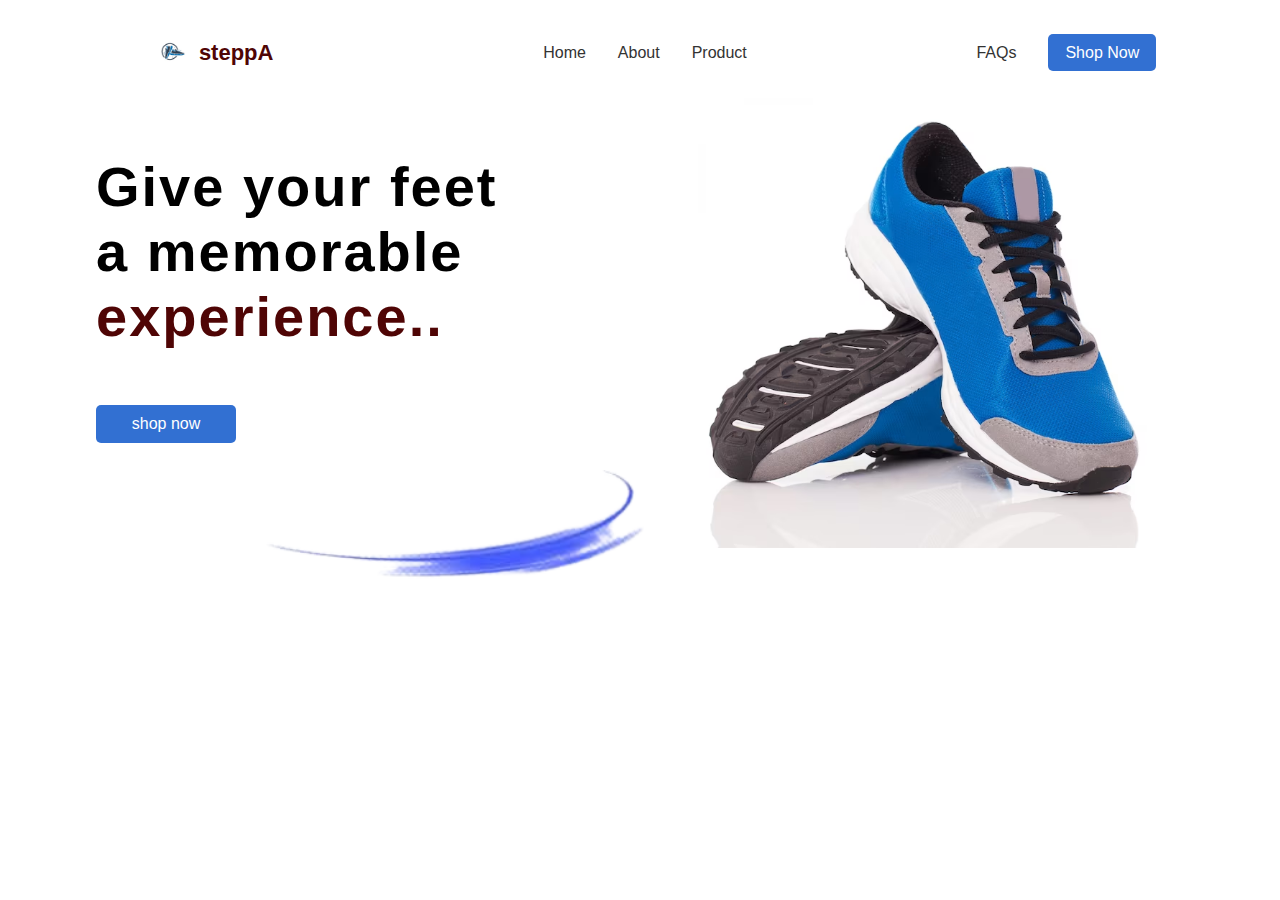
<file: index.html>
<!DOCTYPE html>
<html lang="en">
<head>
    <meta charset="UTF-8">
    <meta name="viewport" content="width=device-width, initial-scale=1.0">
    <link rel="stylesheet" href="style.css">
    <title>My webpage</title>
</head>
<body>
    <style>
        body{
            

        }

    </style>
    <div class="general">
        <div class="contents ">
            <div class="Navarea">
                <div class="container d-flex row justify-space">
                    <div class="logosection d-flex row justify-center flex-1 ">
                        <div class="logo">
                            <img src="./images/logs.png" alt="" srcset="">
                        </div>
                        <div class="logoname">
                            steppA
                        </div>

                    </div>
                    <div class="navigation flex-1">
                        <ul class="d-flex row justify-center">
                            <li><a href="#">Home</a></li>
                            <li><a href="#">About</a></li>
                            <li><a href="./shop.html">Product</a></li>
                        </ul>

                    </div>
                    <div class="others flex-1">
                        <ul class="d-flex row justify-center">
                            <li><a href="#">FAQs</a></li>
                            <li id="btnn"><a href="./shop.html">Shop Now</a></li>
                        </ul>

                    </div>

                </div>

            </div>
            <div class="Maincontent">
                <div class="conts d-flex row flex-wrap justify-venter">
                    
                    <div class="bgtext flex-2">
                        <div class="main">
                           <h3> Give your feet<br/> a memorable <br/><span style="color:#4f0505;">experience..</span></h3>
                        </div>
                        <div class="shopbtn">
                           <a href="./shop.html">shop now</a> 
                        </div>
                    </div>
                    <div class="bgimg flex-2">
                        <div class="img">
                            <img src="./images//bg-shoe.png" alt="" srcset="">
                        </div>
                    </div> 
                     
                </div>
                <div class="bbg">
                    <img src="./images//bluearc2.png" alt="" srcset="">
                </div> 

            </div>
            <div class="footer">

            </div>
        </div>
    </div>

    
    
</body>
</html>
</file>
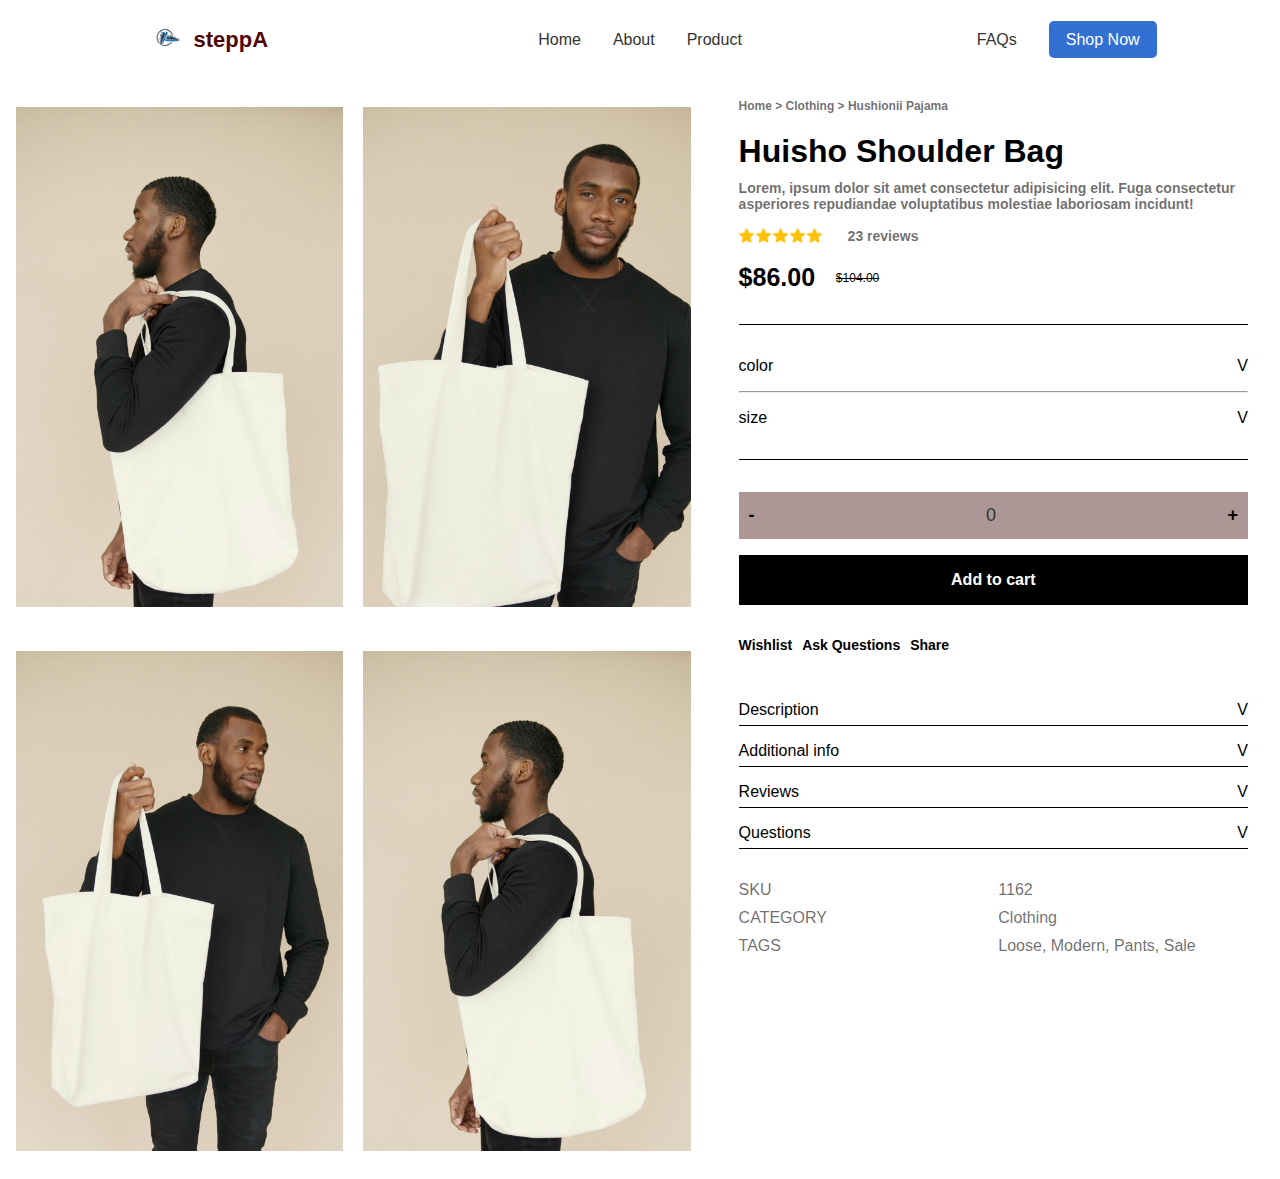
<file: shop.html>
<!DOCTYPE html>
<html lang="en">
<head>
    <meta charset="UTF-8">
    <meta name="viewport" content="width=device-width, initial-scale=1.0">
    <title>My products.com</title>
    <link rel="stylesheet" href="shop.css">
</head>
<body>
    <div class="general">
        <div class="contents">
            <div class="Navarea d-flex row justify-space">
                <div class="logosection d-flex row justify-center flex-1 ">
                    <div class="logo">
                        <img src="./images/logs.png" alt="" srcset="">
                    </div>
                    <div class="logoname">
                        steppA
                    </div>

                </div>
                <div class="navigation flex-1">
                    <ul class="d-flex row justify-center">
                        <li><a href="./index.html">Home</a></li>
                        <li><a href="#">About</a></li>
                        <li><a href="#">Product</a></li>
                    </ul>

                </div>
                <div class="others flex-1">
                    <ul class="d-flex row justify-center">
                        <li><a href="#">FAQs</a></li>
                        <li id="btnn"><a href="#">Shop Now</a></li>
                    </ul>

                </div>

            </div>
            <div id="product-main">
                <div id="product-main-left">
                    <div class="image-container">
                        <div class="img">
                            <img src="./images/image1.jpg" width="100%">
                        </div>
                    </div>
                    <div class="image-container">
                        <div class="img">
                            <img src="./images/image2.jpg" width="100%" alt="">
                        </div>
                        
                    </div>
                    <div class="image-container">
                        <div class="img">
                            <img src="./images/image3.jpg" width="100%" alt="">
                        </div>
                        
                    </div>
                    <div class="image-container">
                        <div class="img">
                            <img src="./images/image1.jpg" width="100%" alt="">
                        </div>
                        
                    </div>

                </div>
                <div id="product-main-right">
                    <div class="wrapper">
                        <div class="first" >
                            <h5>
                                home > clothing > hushionii pajama
                            </h5>

                        </div>
                        <div class="second">
                            <h1>
                                huisho shoulder bag
                            </h1>
                        </div>
                        <div class="third">
                            <h4>
                                Lorem, ipsum dolor sit amet consectetur adipisicing elit. Fuga consectetur asperiores   repudiandae voluptatibus molestiae laboriosam
                                incidunt! 
                            </h4>
                        </div>
                        <div class="fourth d-flex row ">
                            <div class="stars ">
                                <div class="imgstar">
                                    <img src="./images//star.png" alt="">
                                </div>
                                <div class="imgstar">
                                    <img src="./images//star.png" alt="">
                                </div>
                                <div class="imgstar">
                                    <img src="./images//star.png" alt="">
                                </div>
                                <div class="imgstar">
                                    <img src="./images//star.png" alt="">
                                </div>
                                <div class="imgstar">
                                    <img src="./images//star.png" alt="">
                                </div>
                                
                            </div>
                            <div class="txt">
                                <h4>
                                    23 reviews
                                </h4>
                            </div>
                        </div>
                        <div class="fifth">
                            <h2>
                                $86.00 
                            </h2>
                            <span>$104.00</span>
                        </div>
                        <div class="sixth">
                            <div class="row d-flex justify-space">
                                <div class="textt">
                                    color
                                </div>
                                <div class="accord">
                                    V
                                
                                </div>
                                
                            </div>
                            <hr>
                            <div class="row d-flex justify-space">
                                <div class="textt">
                                    size
                                </div>
                                <div class="accord">
                                    V
                                
                                </div>
                                
                            </div>
                            
                        </div>
                        <div class="qty-cont d-flex justify-space">
                            <button id="qty">-</button>
                            <div id="qty-value">
                                0
                            </div>
                            <button id="qty">+</button>
                        </div>
                        <div class="qty-box ">
                             <h4>Add to cart</h4>
                            
                        </div>
                        <div class="wish d-flex row ">
                            <p>Wishlist</p>
                            <p>Ask questions</p>
                            <P>Share</P>
                        </div>
                        <div class="bigform">
                            <div class="bord">
                                <div class="row2 d-flex justify-space">
                                    <div class="textt">
                                        Description
                                    </div>
                                    <div class="accord">
                                        V
                                    
                                    </div>
                                    
                                </div>
                                
                                <div class="row2 d-flex justify-space">
                                    <div class="textt">
                                        Additional info
                                    </div>
                                    <div class="accord">
                                        V
                                    
                                    </div>
                                    
                                </div>
                                <div class="row2 d-flex justify-space">
                                    <div class="textt">
                                        Reviews
                                    </div>
                                    <div class="accord">
                                        V
                                    
                                    </div>
                                    
                                </div>
                                <div class="row2 d-flex justify-space">
                                    <div class="textt">
                                        Questions
                                    </div>
                                    <div class="accord">
                                        V
                                    
                                    </div>
                                    
                                </div>
                                
                            </div>
                           

                        </div>
                        <div class="additional-info">
                            <p>SKU</p>
                            <p>1162</p>
                            <p>CATEGORY</p>
                            <p>Clothing</p>
                            <p>TAGS</p>
                            <p>Loose, Modern, Pants, Sale</p>
                        </div>
                    </div>

                </div>
            </div>

                
            </div>
        </div>
    </div>
    
</body>
</html>
</file>
<file: style.css>
.general{
    width: 100%;
    background-color: white;
    padding: 0;
    overflow-x: hidden;
    box-sizing: border-box;
    margin: 0;
    font-family: 'Trebuchet MS', 'Lucida Sans Unicode', 'Lucida Grande', 'Lucida Sans', Arial, sans-serif;
}
.contents{
    width: 100%;
    overflow: hidden;
    padding:  0;
    margin: 0;
    box-sizing: border-box;
}
.Navarea{
    width: 100%;
    margin: 0;
    padding: 20px 0;
    overflow: hidden;
    box-sizing: border-box;
}
.container{
    width: 100%;
    box-sizing: border-box;
    padding:0 
}
.logosection{
    overflow: hidden ;
}
.logo{
    box-sizing: border-box;
    overflow: hidden;
}
.logo img{
    width: 35px;
    height: 35px;
}
.logoname{
    font-size: 22px;
    font-weight: 700;
    color: #4f0505;
    padding: 0 10px;
}
.Navarea ul{
    list-style-type: none;
    width: 100%;
    padding: 0 5px;
}
.Navarea ul li{
    padding: 0 1rem;
}
.Navarea ul li a{
    text-decoration: none;
    font-size: 16px;
    color: #333;
}

#btnn a{
    background-color:  #3270d2;
    padding: 10px 17px;
    border-radius: 5px;
    color: #fff;
}

.Maincontents{
    width: 100%;
    box-sizing: border-box;
    overflow: hidden;
    position: relative;
    padding: 1rem 2rem;
}
.conts{
    width:100% ; 
    box-sizing: border-box;
    margin: auto;
    padding:0 5px;
    padding-left: 3.5rem;
}
.bgtext{
    box-sizing: border-box;
    overflow: hidden;
    padding: 0 2rem;
}
.main{
  justify-content: flex-start;
  align-items: flex-start;
}
.main h3{
    font-size: 3.5rem;
    font-weight: 600;
    letter-spacing: 2px;
}
.bgimg{
    overflow: hidden;
    box-sizing: border-box;
}
.img img{
    width: 450px;
    height: 450px;
}
.shopbtn{
    padding: 10px 20px ;
    text-align: center;
    color: white;
    background-color: #3270d2;
    width: 100px;
    border-radius: 5px;

}
.shopbtn a{
    color: #fff;
    text-decoration: none;
}
.bbg{
    position: absolute;
    z-index: 20;
    top: 430px;
    left: 240px;
}
.bbg img{
    width: 420px;
}













.flex-1{
    flex: 1;
}
.flex-2{
    flex: 2;
}


.d-flex{
    display: flex;
    width: 100%;

}
.row{
    flex-direction: row;
    flex-wrap: nowrap;
}
.flex-wrap{
    flex-wrap: wrap;
}
.col{
    flex-direction: column;
}
.justify-center{
    justify-content: center;
    align-items: center;
}
.justify-space{
    justify-content: space-between;
    align-items: center;
}
</file>
<file: shop.css>
*{
    padding: 0;
    margin: 0;
    box-sizing: border-box;
}

.general{
    width: 100%;
    background-color: white;
    padding: 0;
    overflow-x: hidden;
    box-sizing: border-box;
    margin: 0;
    font-family: 'Trebuchet MS', 'Lucida Sans Unicode', 'Lucida Grande', 'Lucida Sans', Arial, sans-serif;
}
.contents{
    width: 100%;
    overflow: hidden;
    padding:  0;
    margin: 0;
    box-sizing: border-box;
}
.Navarea{
    width: 100%;
    margin: 0;
    padding: 20px 0;
    overflow: hidden;
    box-sizing: border-box;
}
.container{
    width: 100%;
    box-sizing: border-box;
    padding:0 
}
.logosection{
    overflow: hidden ;
}
.logo{
    box-sizing: border-box;
    overflow: hidden;
}
.logo img{
    width: 35px;
    height: 35px;
}
.logoname{
    font-size: 22px;
    font-weight: 700;
    color: #4f0505;
    padding: 0 10px;
}
.Navarea ul{
    list-style-type: none;
    width: 100%;
    padding: 0 5px;
}
.Navarea ul li{
    padding: 0 1rem;
}
.Navarea ul li a{
    text-decoration: none;
    font-size: 16px;
    color: #333;
}

#btnn a{
    background-color:  #3270d2;
    padding: 10px 17px;
    border-radius: 5px;
    color: #fff;
}

#product-main{
    width: 100%;
    display: flex;
}
#product-main-left{
    flex: 2;
    display: grid;
    grid-template-columns: 1fr 1fr;
    justify-content: center;
    padding: 1rem ;
    gap: 20px;
    height: 100%;

}
#product-main-right{
    flex: 1.7;
    height: 100%;
}
.image-container{
    height: 500px;
    background-color: aqua;
    margin: 12px 0;

}
.img{
    box-sizing: border-box;
    height: 500px;
}
.img img{
    height: 100%;
    object-fit: cover;
    object-position: top;

}


.wrapper{
    padding: 10px 2rem;
}
.first{
    padding: 10px 0;
}
.first h5{
    text-transform: capitalize;
    font-size: 12px;
    color: #00000094;
}
.second{
    text-transform: capitalize;
    padding: 10px 0;
}
.third h4{
  font-size: 14px;
  color: #00000094;
}
.fourth{
padding: 1rem 0;

}
.stars{
 display: flex;

}
.imgstar{
    padding-right: 2px;
}
.imgstar img{
    width: 15px;
    height: 15px;
}
.txt{
    margin-left: 1.5rem;
}
.txt h4{
    color: #00000094;
    font-weight: 600;
    font-size: 14px;

}
.fifth{
    display: flex;
    gap: 1.3rem;
    align-items: center;
}
.fifth h2{
    font-size: 25px;
}
.fifth span{
   text-decoration: line-through;
   font-size: 12px;

}
.sixth{
    padding: 1rem 0;
    border-top: 1px solid #000000;
    border-bottom: 1px solid #000000;
    margin: 2rem 0;

}
.sixth .row{
   padding: 1rem 0;
}
.qty-cont{
    background-color: #ad9696;
    padding: 13px 10px;
}

#qty-value{
    font-size: 18px;
    color: #333;
}
#qty{
    font-size: 18px;
    font-weight: 600;
}
.qty-cont button{
    background: none;
    border: none;
    cursor: pointer;


}
.qty-box{
    text-align: center;
    background-color: #000000;
    color: #fff;
    padding: 1rem;
    margin: 1rem 0;
}
.wish{
    gap: 10px;
    text-transform: capitalize;
    font-size: 14px;
    font-weight: 700;
    margin: 2rem 0 1rem;

}

.bord{
    padding: 1rem 0;
}
.row2{
    border-bottom: 1px solid #000000;
    padding: 1rem 0  6px;


}
.additional-info{
    margin: 1rem 0;
    display: grid;
    grid-template-columns: 1fr 1fr;
    gap: 10px;
}
.additional-info p{
    font-size: 14x;
    color: #00000094;
}

@media only screen and (max-width : 900px)  {
    #product-main{
        display: flex;
        flex-direction: column;

    }
    #product-main-right{
        background-color: #4f0505;
        color: #fff;
    }
    
}
@media  only screen and (max-width: 500px) {
    #product-main-left .image-container img{
        height: 300px ;
    }
    .image-container{
        height: 300px;
    }
    
}





































.flex-1{
    flex: 1;
}
.flex-2{
    flex: 2;
}


.d-flex{
    display: flex;
    width: 100%;

}
.row{
    flex-direction: row;
    flex-wrap: nowrap;
}
.flex-wrap{
    flex-wrap: wrap;
}
.col{
    flex-direction: column;
}
.justify-center{
    justify-content: center;
    align-items: center;
}
.justify-space{
    justify-content: space-between;
    align-items: center;
}










/* .Maincontents{
    width: 100%;
    box-sizing: border-box;
    overflow: hidden;
    position: relative;
    padding: 1rem 2rem;
}
.conts{
    width:100% ; 
    box-sizing: border-box;
    margin: auto;
    padding:0 5px;
    padding-left: 3.5rem;
}
.bgtext{
    box-sizing: border-box;
    overflow: hidden;
    padding: 0 2rem;
}
.main{
  justify-content: flex-start;
  align-items: flex-start;
}
.main h3{
    font-size: 3.5rem;
    font-weight: 600;
    letter-spacing: 2px;
}
.bgimg{
    overflow: hidden;
    box-sizing: border-box;
}
.img img{
    width: 450px;
    height: 450px;
} */
</file>
